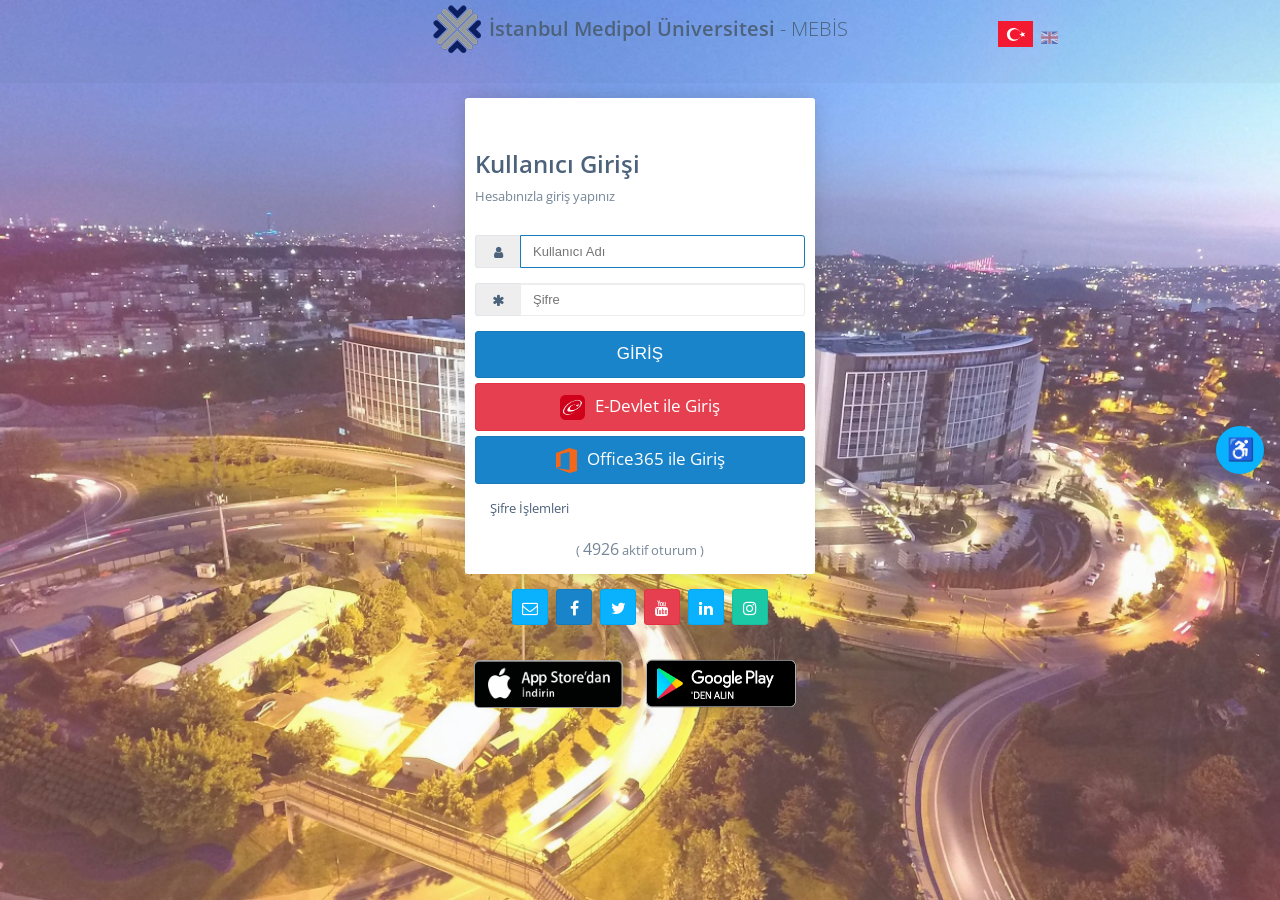
<file: index.html>
<!DOCTYPE html>
<html lang="tr">
<head>
  <meta charset="UTF-8">
  <meta name="viewport" content="width=device-width, initial-scale=1.0">
  <title>MEBİS</title>
  <link rel="preconnect" href="https://fonts.googleapis.com">
  <link rel="preconnect" href="https://fonts.gstatic.com" crossorigin>
  <link rel="stylesheet" href="https://fonts.googleapis.com/css2?family=Open+Sans:wght@300;400;600;700&display=swap">
  <link rel="stylesheet" href="https://cdnjs.cloudflare.com/ajax/libs/font-awesome/4.7.0/css/font-awesome.min.css">
  <link rel="stylesheet" href="css/login.css">
  <style>
    body { margin: 0; background: #ecf0f5; color: #4d627b; }
  </style>
</head>
<body>
  <div id="container" class="cls-container">
    <div id="bg-overlay" style="background-image: url('assets/bg.jpg');"></div>

    <div class="cls-header cls-header-lg">
      <div class="mebis-lang-position pad-top">
        <a class="login-dil" href="#" title="Türkçe">
          <span class="lang-selected"><i class="flag-icon flag-icon-tr"></i></span>
        </a>
        <a class="login-dil" href="#" title="English">
          <span class="lang-selected"><i class="flag-icon flag-icon-gb"></i></span>
        </a>
      </div>
      <div class="cls-brand">
        <a class="box-inline" href="https://www.medipol.edu.tr/" target="_blank" rel="noopener">
          <img alt="MEBİS" src="assets/logo.png" class="brand-icon">
          <span class="brand-title">İstanbul Medipol Üniversitesi <span class="text-thin">- MEBİS</span></span>
        </a>
      </div>
    </div>

    <div class="cls-content">
      <div id="login-panel" class="cls-content-sm panel">
        <div class="panel-body">
          <br>
          <form id="login-form" action="dashboard.html">
            <div class="mar-ver pad-btm">
              <h1 class="h3">Kullanıcı Girişi</h1>
              <p>Hesabınızla giriş yapınız</p>
            </div>

            <div class="form-group">
              <div class="input-group">
                <div class="input-group-addon bg-gray"><i class="fa fa-user"></i></div>
                <input autocomplete="username" autofocus class="form-control" id="KullaniciAdi" name="KullaniciAdi" placeholder="Kullanıcı Adı" type="text" required>
              </div>
            </div>

            <div class="form-group">
              <div class="input-group">
                <div class="input-group-addon bg-gray"><i class="fa fa-asterisk"></i></div>
                <input autocomplete="current-password" class="form-control" id="parola" name="Parola" placeholder="Şifre" type="password" required>
              </div>
            </div>

            <div class="row">
              <button type="submit" class="btn btn-primary btn-lg btn-block">GİRİŞ</button>
              <a href="#" class="btn btn-danger btn-lg btn-block">
                <img src="assets/edevlet.png" alt="" style="height:25px"> E-Devlet ile Giriş
              </a>
              <a href="#" class="btn btn-primary btn-lg btn-block">
                <img src="assets/office365.png" alt="" style="height:25px"> Office365 ile Giriş
              </a>
            </div>
          </form>

          <div class="pad-all">
            <a href="#" class="btn-link mar-rgt">Şifre İşlemleri</a>
          </div>

          <div id="session-progress">
            ( <span class="text-lg">4926</span> aktif oturum )
          </div>
        </div>
      </div>

      <div class="cls-content-sm social-section">
        <div class="pad-all social-buttons">
          <a class="btn btn-info btn-icon fa fa-envelope-o" href="mailto:bilgi@medipol.edu.tr" title="E-Posta Adresi"></a>
          <a class="btn btn-primary btn-icon fa fa-facebook" href="https://www.facebook.com/medipoluniversitesi" target="_blank" rel="noopener" title="Facebook"></a>
          <a class="btn btn-info btn-icon fa fa-twitter" href="https://twitter.com/medipolunv" target="_blank" rel="noopener" title="Twitter"></a>
          <a class="btn btn-danger btn-icon fa fa-youtube" href="https://www.youtube.com/medipoluniversitesi" target="_blank" rel="noopener" title="YouTube"></a>
          <a class="btn btn-info btn-icon fa fa-linkedin" href="https://www.linkedin.com/school/medipoluniversitesi" target="_blank" rel="noopener" title="Linkedin"></a>
          <a class="btn btn-mint btn-icon fa fa-instagram" href="https://www.instagram.com/medipolunv/" target="_blank" rel="noopener" title="Instagram"></a>
        </div>

        <div class="app-buttons">
          <a href="https://apps.apple.com/tr/app/i-stanbul-medipol-%C3%BCniversitesi/id6756066960?l=tr" target="_blank" rel="noopener">
            <img src="assets/appstore.png" width="149" height="48" alt="App Store">
          </a>
          <a href="https://play.google.com/store/apps/details?id=com.medipoledutr.mobileapp" target="_blank" rel="noopener">
            <img src="assets/googleplay.png" width="172" height="71" alt="Google Play">
          </a>
        </div>
      </div>
    </div>
  </div>

  <button class="accessibility-btn" type="button" aria-label="Erişilebilirlik">♿</button>
</body>
</html>
</file>
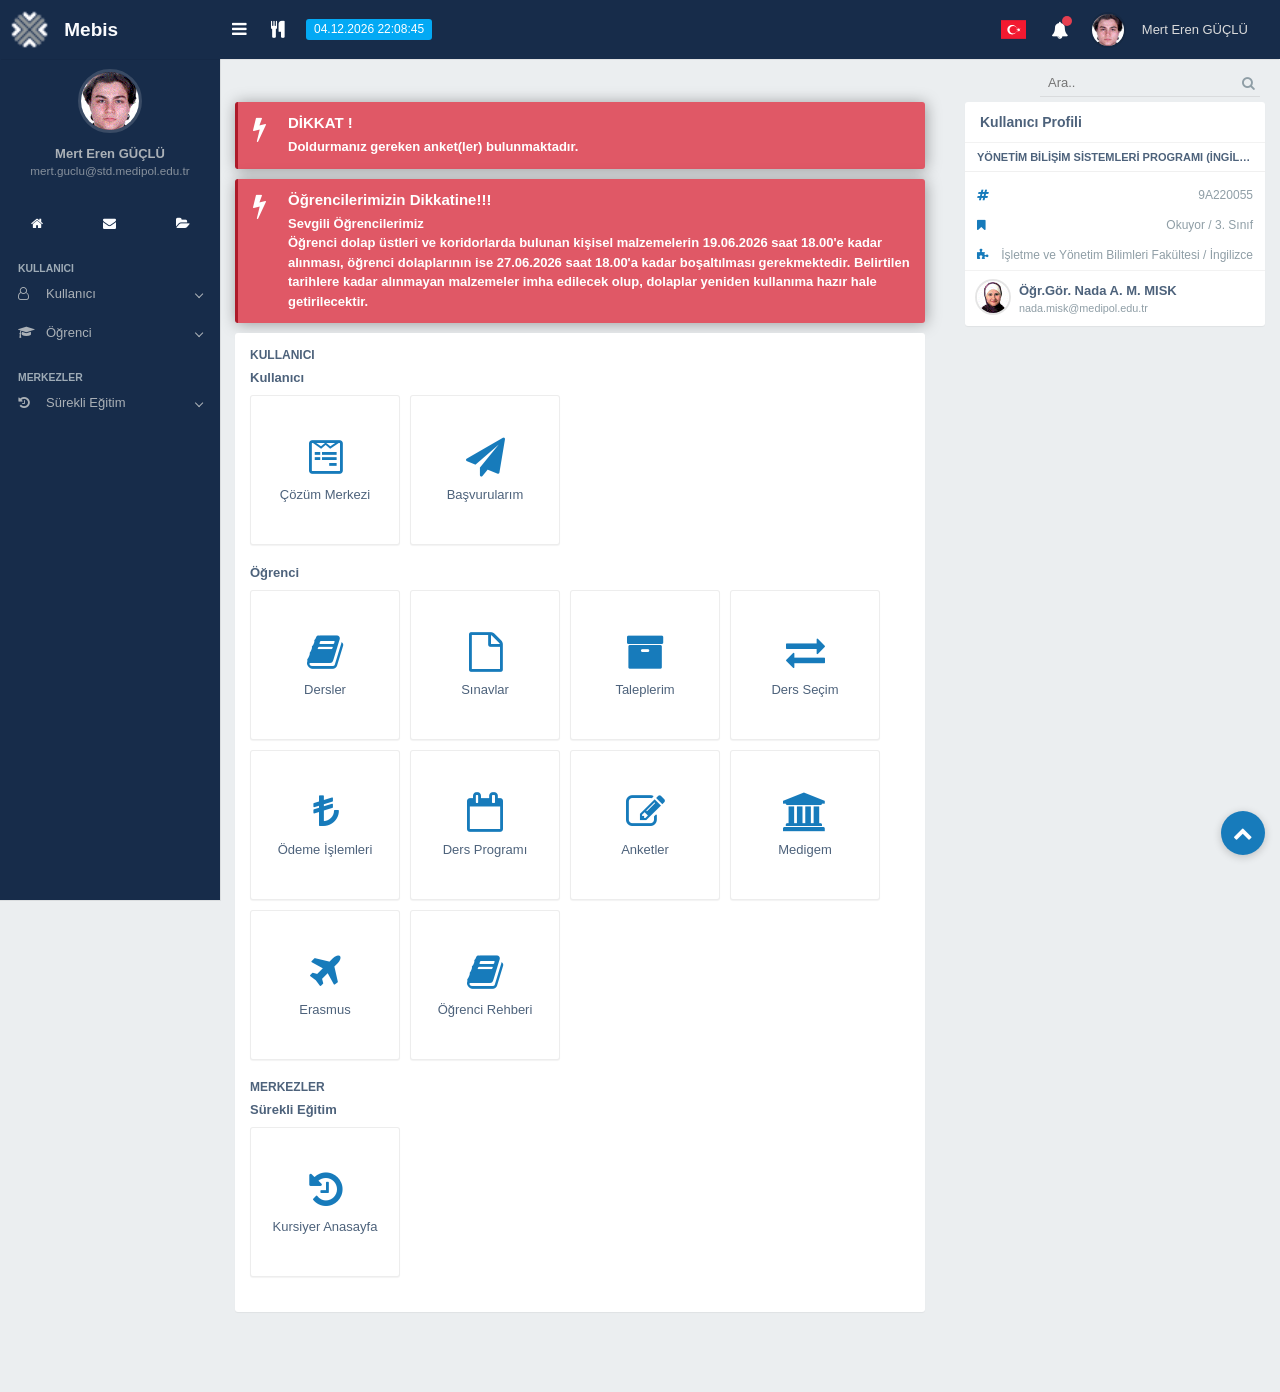
<file: dashboard.html>
<!DOCTYPE html>
<html lang="tr">
<head>
  <meta charset="UTF-8">
  <meta name="viewport" content="width=device-width, initial-scale=1.0">
  <title>Mebis</title>
  <link rel="stylesheet" href="https://cdnjs.cloudflare.com/ajax/libs/font-awesome/4.7.0/css/font-awesome.min.css">
  <link rel="stylesheet" href="css/dashboard.css">
</head>
<body>
  <div id="container" class="effect mainnav-lg mainnav-fixed">
    <header id="navbar">
      <div id="navbar-container">
        <div class="navbar-header">
          <a href="dashboard.html" class="navbar-brand">
            <img src="assets/brand-icon.png" alt="Mebis" class="brand-icon">
            <span class="brand-text">&nbsp;Mebis</span>
          </a>
        </div>

        <div class="navbar-content">
          <div class="navbar-left">
            <ul class="nav navbar-top-links">
              <li class="tgl-menu-btn">
                <a class="mainnav-toggle" href="#"><i class="fa fa-navicon fa-lg"></i></a>
              </li>
              <li>
                <a href="#"><i class="fa fa-cutlery fa-lg"></i></a>
              </li>
            </ul>
            <div id="session-progress">
              <span class="label label-info" id="server-clock">27.06.2026 21:55:16</span>
            </div>
          </div>

          <div class="navbar-right">
            <ul class="nav navbar-top-links">
              <li>
                <a href="#"><span class="flag-icon-tr-nav" title="Türkçe"></span></a>
              </li>
              <li class="bell-wrap">
                <a href="#"><i class="fa fa-bell"></i><span class="badge badge-header badge-danger"></span></a>
              </li>
              <li>
                <a href="#" class="dropdown-user-link">
                  <img class="img-circle img-user media-object" src="assets/profile-nav.png" alt="Mert Eren GÜÇLÜ">
                  <span class="username hidden-xs">Mert Eren GÜÇLÜ</span>
                </a>
              </li>
            </ul>
          </div>
        </div>
      </div>
    </header>

    <div class="boxed">
      <div id="content-container">
        <div id="page-title">
          <h1 class="page-header text-overflow"></h1>
          <div class="searchbox">
            <div class="custom-search-form">
              <input id="txtAra" type="text" class="form-control" placeholder="Ara.." value="">
              <button id="btnAra" type="button"><i class="fa fa-search"></i></button>
            </div>
          </div>
        </div>

        <div id="page-content">
          <div class="fixed-fluid">
            <div class="fixed-lg-300 pull-lg-right">
              <div class="panel panel-bordered profile-panel">
                <div class="panel-heading">
                  <h4 class="panel-title"><a href="#">Kullanıcı Profili</a></h4>
                </div>
                <div class="panel-body-content">
                  <a class="program-link text-uppercase text-overflow" title="Program adı">
                    Yönetim Bilişim Sistemleri Programı (İngilizce)
                  </a>
                  <hr class="mebis-hr">
                  <ul class="list-group text-sm">
                    <li class="list-group-item text-right">
                      <span class="pull-left"><i class="fa fa-hashtag" title="Öğrenci Numarası"></i></span>
                      <span title="Öğrenci Numarası">9A220055</span>
                    </li>
                    <li class="list-group-item text-right">
                      <span class="pull-left"><i class="fa fa-bookmark" title="Kayıt Türü/ Eğitim Dili"></i></span>
                      <span title="Öğrenci Durum/ Eğitim Dili">Okuyor / 3. Sınıf</span>
                    </li>
                    <li class="list-group-item text-right">
                      <span class="pull-left"><i class="fa fa-puzzle-piece" title="Fakülte"></i></span>
                      <span title="Fakülte">İşletme ve Yönetim Bilimleri Fakültesi / İngilizce</span>
                    </li>
                  </ul>
                  <div class="advisor-item">
                    <div class="media-left">
                      <img class="img-circle img-user media-object" src="assets/advisor.png" alt="Profile Picture">
                    </div>
                    <div class="media-body">
                      <p title="Danışman Adı">Öğr.Gör. Nada A. M. MISK</p>
                      <small class="text-muted" title="Danışman Email">nada.misk@medipol.edu.tr</small>
                    </div>
                  </div>
                </div>
              </div>
            </div>

            <div class="fluid">
              <div class="alert-wrap">
                <div class="alert alert-danger" role="alert">
                  <div class="media">
                    <div class="media-left alert-icon"><i class="fa fa-bolt fa-2x"></i></div>
                    <div class="media-body">
                      <h4 class="alert-title">DİKKAT !</h4>
                      <p class="alert-message">Doldurmanız gereken anket(ler) bulunmaktadır.</p>
                    </div>
                  </div>
                </div>
              </div>

              <div class="alert-wrap alert-with-action">
                <div class="alert alert-danger" role="alert">
                  <button class="btn btn-warning" type="button">Tekrar Gösterme</button>
                  <div class="media">
                    <div class="media-left"><i class="fa fa-bolt fa-2x"></i></div>
                    <div class="media-body">
                      <h4 class="alert-title">Öğrencilerimizin Dikkatine!!!</h4>
                      <p>Sevgili Öğrencilerimiz</p>
                      <p>Öğrenci dolap üstleri ve koridorlarda bulunan kişisel malzemelerin <strong>19.06.2026 saat 18.00'e kadar</strong> alınması, öğrenci dolaplarının ise <strong>27.06.2026 saat 18.00'a kadar</strong> boşaltılması gerekmektedir. Belirtilen tarihlere kadar alınmayan malzemeler imha edilecek olup, dolaplar yeniden kullanıma hazır hale getirilecektir.</p>
                    </div>
                  </div>
                </div>
              </div>

              <div class="panel-body-menu" id="divHizliMenuler">
                <div class="menu-section">
                  <p class="section-title">Kullanıcı</p>
                  <p class="section-subtitle">Kullanıcı</p>
                  <div class="hizlimenu-grid">
                    <a class="hizlimenu" href="#"><span class="text-3x"><i class="fa fa-wpforms"></i></span><p>Çözüm Merkezi</p></a>
                    <a class="hizlimenu" href="#"><span class="text-3x"><i class="fa fa-paper-plane"></i></span><p>Başvurularım</p></a>
                  </div>
                </div>

                <div class="menu-section">
                  <p class="section-subtitle">Öğrenci</p>
                  <div class="hizlimenu-grid">
                    <a class="hizlimenu" href="dersler.html"><span class="text-3x"><i class="fa fa-book"></i></span><p>Dersler</p></a>
                    <a class="hizlimenu" href="sinavlar.html"><span class="text-3x"><i class="fa fa-file-o"></i></span><p>Sınavlar</p></a>
                    <a class="hizlimenu" href="#"><span class="text-3x"><i class="fa fa-archive"></i></span><p>Taleplerim</p></a>
                    <a class="hizlimenu" href="#"><span class="text-3x"><i class="fa fa-exchange"></i></span><p>Ders Seçim</p></a>
                    <a class="hizlimenu" href="#"><span class="text-3x"><i class="fa fa-try"></i></span><p>Ödeme İşlemleri</p></a>
                    <a class="hizlimenu" href="#"><span class="text-3x"><i class="fa fa-calendar-o"></i></span><p>Ders Programı</p></a>
                    <a class="hizlimenu" href="#"><span class="text-3x"><i class="fa fa-edit"></i></span><p>Anketler</p></a>
                    <a class="hizlimenu" href="#"><span class="text-3x"><i class="fa fa-institution"></i></span><p>Medigem</p></a>
                    <a class="hizlimenu" href="#"><span class="text-3x"><i class="fa fa-plane"></i></span><p>Erasmus</p></a>
                    <a class="hizlimenu" href="#"><span class="text-3x"><i class="fa fa-book"></i></span><p>Öğrenci Rehberi</p></a>
                  </div>
                </div>

                <div class="menu-section">
                  <p class="section-title">Merkezler</p>
                  <p class="section-subtitle">Sürekli Eğitim</p>
                  <div class="hizlimenu-grid">
                    <a class="hizlimenu" href="#"><span class="text-3x"><i class="fa fa-history"></i></span><p>Kursiyer Anasayfa</p></a>
                  </div>
                </div>
              </div>
            </div>
          </div>
        </div>
      </div>
    </div>

    <nav id="mainnav-container">
      <div id="mainnav">
        <div id="mainnav-profile" class="mainnav-profile">
          <div class="profile-wrap">
            <div class="pad-btm">
              <img class="img-circle img-md img-border" src="assets/profile-sidebar.png" alt="Mert Eren GÜÇLÜ">
            </div>
            <p class="mnp-name">Mert Eren GÜÇLÜ</p>
            <span class="mnp-desc">mert.guclu@std.medipol.edu.tr</span>
          </div>
        </div>

        <div id="mainnav-shortcut">
          <ul class="shortcut-wrap">
            <li>
              <a class="shortcut-grid" href="dashboard.html" title="Anasayfa">
                <div class="icon-wrap-sm icon-circle bg-trans-dark"><i class="fa fa-home"></i></div>
              </a>
            </li>
            <li>
              <a class="shortcut-grid" href="#" title="Mesajlar">
                <div class="icon-wrap-sm icon-circle bg-trans-dark"><i class="fa fa-envelope"></i></div>
              </a>
            </li>
            <li>
              <a class="shortcut-grid" href="#" title="Dosya Gezgini">
                <div class="icon-wrap-sm icon-circle bg-trans-dark"><i class="fa fa-folder-open"></i></div>
              </a>
            </li>
          </ul>
        </div>

        <ul id="mainnav-menu">
          <li class="list-header">Kullanıcı</li>
          <li><a href="#"><i class="fa fa-user-o"></i><span class="menu-title">Kullanıcı</span><i class="arrow"></i></a></li>
          <li><a href="#"><i class="fa fa-graduation-cap"></i><span class="menu-title">Öğrenci</span><i class="arrow"></i></a></li>
          <li class="list-header">Merkezler</li>
          <li><a href="#"><i class="fa fa-history"></i><span class="menu-title">Sürekli Eğitim</span><i class="arrow"></i></a></li>
        </ul>
      </div>
    </nav>
  </div>

  <a class="scroll-top" href="#" aria-label="Yukarı"><i class="fa fa-chevron-up"></i></a>
  <script src="js/dashboard.js"></script>
</body>
</html>
</file>
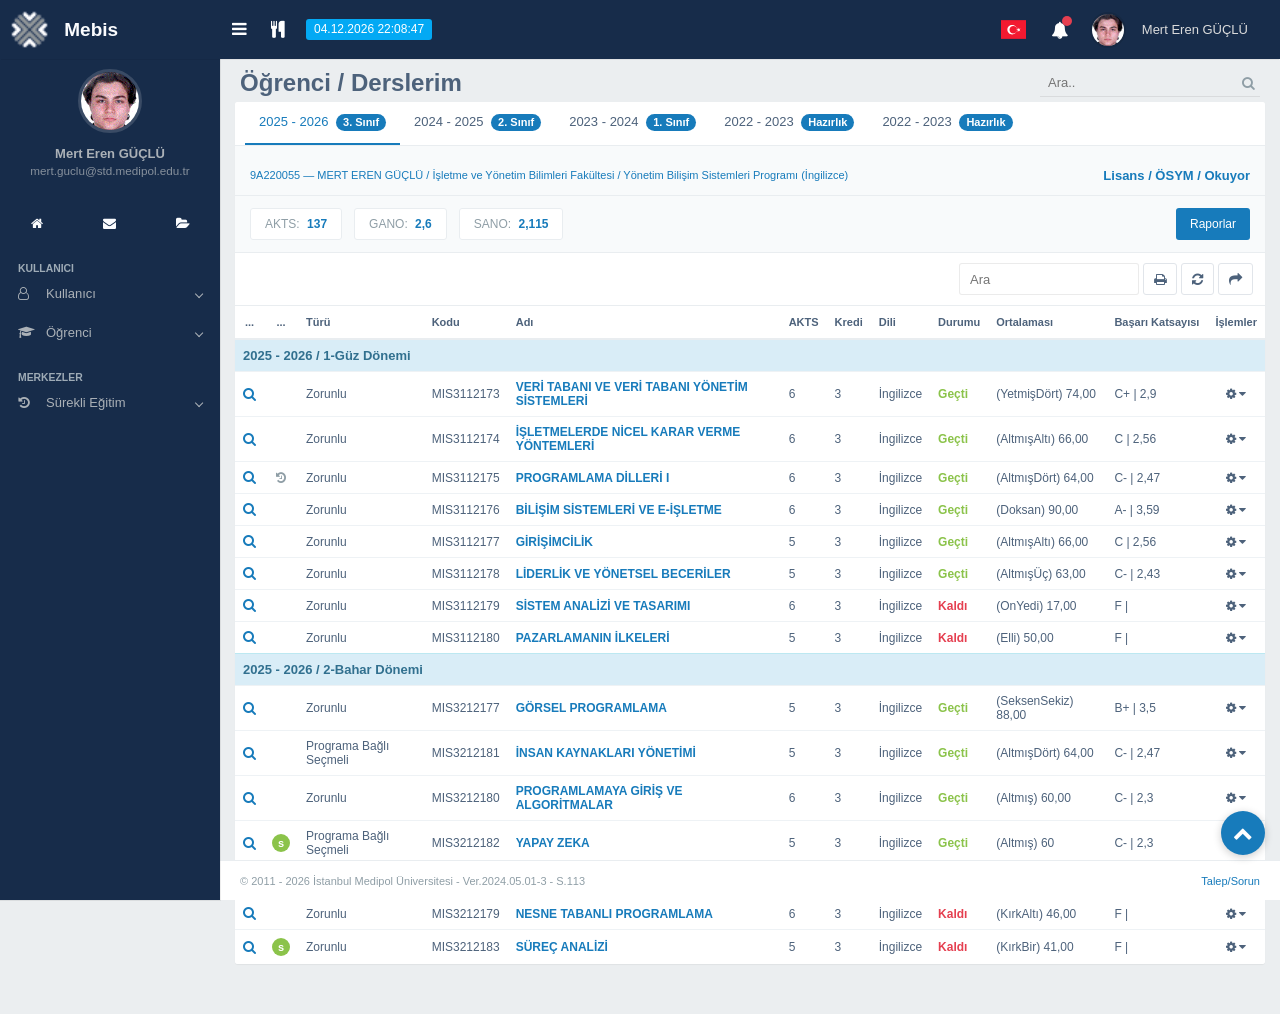
<file: dersler.html>
<!DOCTYPE html>
<html lang="tr">
<head>
  <meta charset="UTF-8">
  <meta name="viewport" content="width=device-width, initial-scale=1.0">
  <title>Mebis - Derslerim</title>
  <link rel="stylesheet" href="https://cdnjs.cloudflare.com/ajax/libs/font-awesome/4.7.0/css/font-awesome.min.css">
  <link rel="stylesheet" href="css/dashboard.css">
  <link rel="stylesheet" href="css/sinavlar.css">
  <link rel="stylesheet" href="css/dersler.css">
</head>
<body>
  <div id="container" class="effect mainnav-lg mainnav-fixed">
    <header id="navbar">
      <div id="navbar-container">
        <div class="navbar-header">
          <a href="dashboard.html" class="navbar-brand">
            <img src="assets/brand-icon.png" alt="Mebis" class="brand-icon">
            <span class="brand-text">&nbsp;Mebis</span>
          </a>
        </div>
        <div class="navbar-content">
          <div class="navbar-left">
            <ul class="nav navbar-top-links">
              <li class="tgl-menu-btn"><a class="mainnav-toggle" href="#"><i class="fa fa-navicon fa-lg"></i></a></li>
              <li><a href="#"><i class="fa fa-cutlery fa-lg"></i></a></li>
            </ul>
            <div id="session-progress"><span class="label label-info" id="server-clock">27.06.2026 22:42:18</span></div>
          </div>
          <div class="navbar-right">
            <ul class="nav navbar-top-links">
              <li><a href="#"><span class="flag-icon-tr-nav" title="Türkçe"></span></a></li>
              <li class="bell-wrap"><a href="#"><i class="fa fa-bell"></i><span class="badge badge-header badge-danger"></span></a></li>
              <li>
                <a href="#" class="dropdown-user-link">
                  <img class="img-circle img-user media-object" src="assets/profile-nav.png" alt="Mert Eren GÜÇLÜ">
                  <span class="username hidden-xs">Mert Eren GÜÇLÜ</span>
                </a>
              </li>
            </ul>
          </div>
        </div>
      </div>
    </header>

    <div class="boxed">
      <div id="content-container" class="has-footer">
        <div id="page-title">
          <h1 class="page-header text-overflow">Öğrenci / Derslerim</h1>
          <div class="searchbox">
            <div class="custom-search-form">
              <input id="txtAra" type="text" placeholder="Ara.." value="">
              <button type="button"><i class="fa fa-search"></i></button>
            </div>
          </div>
        </div>

        <div id="page-content">
          <div class="tab-base">
            <ul class="nav nav-tabs">
              <li class="active"><a href="#">2025 - 2026 <span class="badge">3. Sınıf</span></a></li>
              <li><a href="#">2024 - 2025 <span class="badge">2. Sınıf</span></a></li>
              <li><a href="#">2023 - 2024 <span class="badge">1. Sınıf</span></a></li>
              <li><a href="#">2022 - 2023 <span class="badge">Hazırlık</span></a></li>
              <li><a href="#">2022 - 2023 <span class="badge">Hazırlık</span></a></li>
            </ul>

            <div class="tab-header-info clearfix">
              <p class="status-line">Lisans / ÖSYM / Okuyor</p>
              <p class="student-id-line">9A220055 — MERT EREN GÜÇLÜ / İşletme ve Yönetim Bilimleri Fakültesi / Yönetim Bilişim Sistemleri Programı (İngilizce)</p>
            </div>

            <div class="dersler-stats">
              <div class="stat-box"><span class="label-text">AKTS:</span> <strong id="stat-akts">137</strong></div>
              <div class="stat-box"><span class="label-text">GANO:</span> <strong id="stat-gano">2,6</strong></div>
              <div class="stat-box"><span class="label-text">SANO:</span> <strong id="stat-sano">2,115</strong></div>
              <button class="btn-raporlar" type="button">Raporlar</button>
            </div>

            <div class="table-toolbar">
              <div></div>
              <div class="btn-group">
                <input id="table-search" class="table-search" type="text" placeholder="Ara" value="">
                <button class="btn-default" type="button" title="Yazdır"><i class="fa fa-print"></i></button>
                <button class="btn-default" type="button" title="Yenile"><i class="fa fa-refresh"></i></button>
                <button class="btn-default" type="button" title="Veri Aktarımı"><i class="fa fa-share"></i></button>
              </div>
            </div>

            <div class="mebis-table-wrap">
              <table class="mebis-table dersler-table">
                <thead>
                  <tr>
                    <th class="icon-col">...</th>
                    <th class="icon-col">...</th>
                    <th>Türü</th>
                    <th>Kodu</th>
                    <th>Adı</th>
                    <th>AKTS</th>
                    <th>Kredi</th>
                    <th>Dili</th>
                    <th>Durumu</th>
                    <th>Ortalaması</th>
                    <th>Başarı Katsayısı</th>
                    <th>İşlemler</th>
                  </tr>
                </thead>
                <tbody id="dersler-body"></tbody>
              </table>
            </div>
          </div>
        </div>
      </div>
    </div>

    <footer id="footer">
      <span>© 2011 - 2026 İstanbul Medipol Üniversitesi - Ver.2024.05.01-3 - S.113</span>
      <a href="#">Talep/Sorun</a>
    </footer>

    <nav id="mainnav-container">
      <div id="mainnav">
        <div id="mainnav-profile" class="mainnav-profile">
          <div class="profile-wrap">
            <div class="pad-btm">
              <img class="img-circle img-md img-border" src="assets/profile-sidebar.png" alt="Mert Eren GÜÇLÜ">
            </div>
            <p class="mnp-name">Mert Eren GÜÇLÜ</p>
            <span class="mnp-desc">mert.guclu@std.medipol.edu.tr</span>
          </div>
        </div>
        <div id="mainnav-shortcut">
          <ul class="shortcut-wrap">
            <li><a class="shortcut-grid" href="dashboard.html" title="Anasayfa"><div class="icon-wrap-sm icon-circle bg-trans-dark"><i class="fa fa-home"></i></div></a></li>
            <li><a class="shortcut-grid" href="#" title="Mesajlar"><div class="icon-wrap-sm icon-circle bg-trans-dark"><i class="fa fa-envelope"></i></div></a></li>
            <li><a class="shortcut-grid" href="#" title="Dosya Gezgini"><div class="icon-wrap-sm icon-circle bg-trans-dark"><i class="fa fa-folder-open"></i></div></a></li>
          </ul>
        </div>
        <ul id="mainnav-menu">
          <li class="list-header">Kullanıcı</li>
          <li><a href="#"><i class="fa fa-user-o"></i><span class="menu-title">Kullanıcı</span><i class="arrow"></i></a></li>
          <li><a href="#"><i class="fa fa-graduation-cap"></i><span class="menu-title">Öğrenci</span><i class="arrow"></i></a></li>
          <li class="list-header">Merkezler</li>
          <li><a href="#"><i class="fa fa-history"></i><span class="menu-title">Sürekli Eğitim</span><i class="arrow"></i></a></li>
        </ul>
      </div>
    </nav>
  </div>

  <a class="scroll-top" href="#" aria-label="Yukarı"><i class="fa fa-chevron-up"></i></a>
  <script src="js/dashboard.js"></script>
  <script src="js/dersler.js"></script>
</body>
</html>
</file>
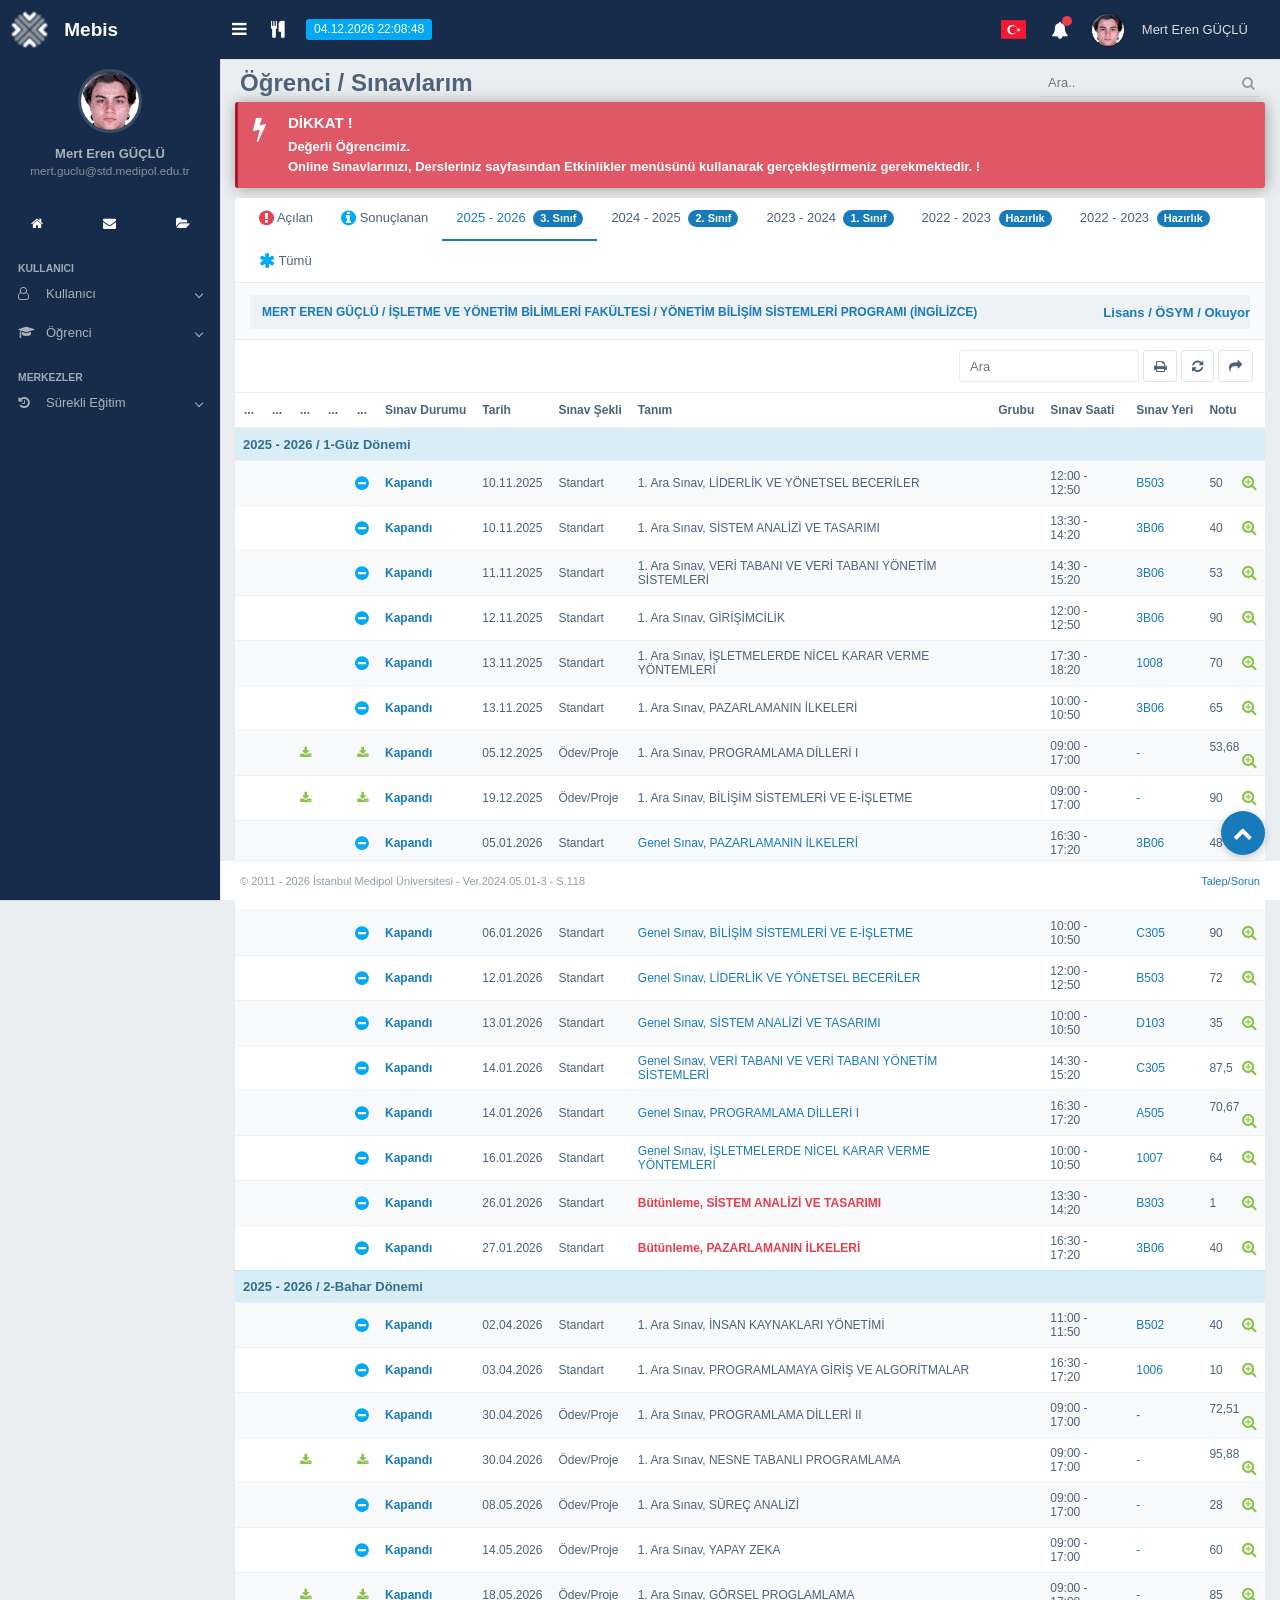
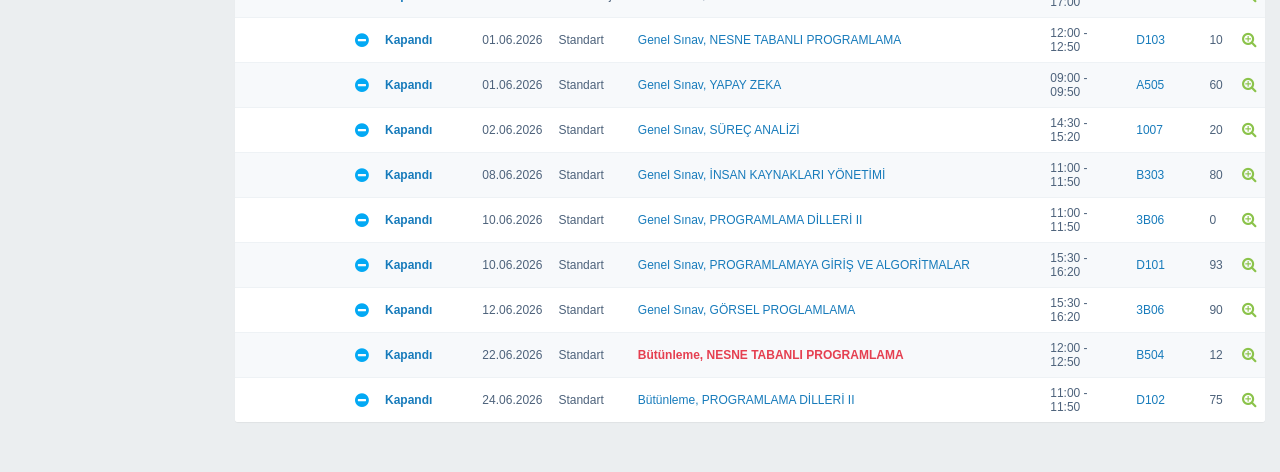
<file: sinavlar.html>
<!DOCTYPE html>
<html lang="tr">
<head>
  <meta charset="UTF-8">
  <meta name="viewport" content="width=device-width, initial-scale=1.0">
  <title>Mebis - Sınavlarım</title>
  <link rel="stylesheet" href="https://cdnjs.cloudflare.com/ajax/libs/font-awesome/4.7.0/css/font-awesome.min.css">
  <link rel="stylesheet" href="css/dashboard.css">
  <link rel="stylesheet" href="css/sinavlar.css">
</head>
<body>
  <div id="container" class="effect mainnav-lg mainnav-fixed">
    <header id="navbar">
      <div id="navbar-container">
        <div class="navbar-header">
          <a href="dashboard.html" class="navbar-brand">
            <img src="assets/brand-icon.png" alt="Mebis" class="brand-icon">
            <span class="brand-text">&nbsp;Mebis</span>
          </a>
        </div>
        <div class="navbar-content">
          <div class="navbar-left">
            <ul class="nav navbar-top-links">
              <li class="tgl-menu-btn"><a class="mainnav-toggle" href="#"><i class="fa fa-navicon fa-lg"></i></a></li>
              <li><a href="#"><i class="fa fa-cutlery fa-lg"></i></a></li>
            </ul>
            <div id="session-progress"><span class="label label-info" id="server-clock">27.06.2026 22:06:04</span></div>
          </div>
          <div class="navbar-right">
            <ul class="nav navbar-top-links">
              <li><a href="#"><span class="flag-icon-tr-nav" title="Türkçe"></span></a></li>
              <li class="bell-wrap"><a href="#"><i class="fa fa-bell"></i><span class="badge badge-header badge-danger"></span></a></li>
              <li>
                <a href="#" class="dropdown-user-link">
                  <img class="img-circle img-user media-object" src="assets/profile-nav.png" alt="Mert Eren GÜÇLÜ">
                  <span class="username hidden-xs">Mert Eren GÜÇLÜ</span>
                </a>
              </li>
            </ul>
          </div>
        </div>
      </div>
    </header>

    <div class="boxed">
      <div id="content-container" class="has-footer">
        <div id="page-title">
          <h1 class="page-header text-overflow">Öğrenci / Sınavlarım</h1>
          <div class="searchbox">
            <div class="custom-search-form">
              <input id="txtAra" type="text" placeholder="Ara.." value="">
              <button type="button"><i class="fa fa-search"></i></button>
            </div>
          </div>
        </div>

        <div id="page-content">
          <div class="alert-wrap">
            <div class="alert alert-danger" role="alert">
              <div class="media">
                <div class="media-left"><i class="fa fa-bolt fa-2x"></i></div>
                <div class="media-body">
                  <h4 class="alert-title">DİKKAT !</h4>
                  <p class="alert-message">Değerli Öğrencimiz.<br> Online Sınavlarınızı, Dersleriniz sayfasından Etkinlikler menüsünü kullanarak gerçekleştirmeniz gerekmektedir. !</p>
                </div>
              </div>
            </div>
          </div>

          <div class="tab-base">
            <ul class="nav nav-tabs">
              <li><a href="#" data-tab="acilan"><span class="fa fa-exclamation-circle text-danger fa-lg"></span> Açılan</a></li>
              <li><a href="#" data-tab="sonuclanan"><span class="fa fa-info-circle text-info fa-lg"></span> Sonuçlanan</a></li>
              <li class="active"><a href="#" data-tab="2025-2026">2025 - 2026 <span class="badge">3. Sınıf</span></a></li>
              <li><a href="#" data-tab="2024-2025">2024 - 2025 <span class="badge">2. Sınıf</span></a></li>
              <li><a href="#" data-tab="2023-2024">2023 - 2024 <span class="badge">1. Sınıf</span></a></li>
              <li><a href="#" data-tab="2022-2023-a">2022 - 2023 <span class="badge">Hazırlık</span></a></li>
              <li><a href="#" data-tab="2022-2023-b">2022 - 2023 <span class="badge">Hazırlık</span></a></li>
              <li><a href="#" data-tab="tumu"><span class="fa fa-asterisk text-info fa-lg"></span> Tümü</a></li>
            </ul>

            <div class="tab-header-info clearfix">
              <p class="status-line">Lisans / ÖSYM / Okuyor</p>
              <p class="student-line">MERT EREN GÜÇLÜ / İşletme ve Yönetim Bilimleri Fakültesi / Yönetim Bilişim Sistemleri Programı (İngilizce)</p>
            </div>

            <div class="table-toolbar">
              <div></div>
              <div class="btn-group">
                <input id="table-search" class="table-search" type="text" placeholder="Ara" value="">
                <button class="btn-default" type="button" title="Yazdır"><i class="fa fa-print"></i></button>
                <button class="btn-default" type="button" title="Yenile"><i class="fa fa-refresh"></i></button>
                <button class="btn-default" type="button" title="Veri Aktarımı"><i class="fa fa-share"></i></button>
              </div>
            </div>

            <div class="mebis-table-wrap">
              <table class="mebis-table">
                <thead>
                  <tr>
                    <th class="icon-col">...</th>
                    <th class="icon-col">...</th>
                    <th class="icon-col">...</th>
                    <th class="icon-col">...</th>
                    <th class="icon-col">...</th>
                    <th>Sınav Durumu</th>
                    <th>Tarih</th>
                    <th>Sınav Şekli</th>
                    <th>Tanım</th>
                    <th>Grubu</th>
                    <th>Sınav Saati</th>
                    <th>Sınav Yeri</th>
                    <th>Notu</th>
                  </tr>
                </thead>
                <tbody id="sinavlar-body"></tbody>
              </table>
            </div>
          </div>
        </div>
      </div>
    </div>

    <footer id="footer">
      <span>© 2011 - 2026 İstanbul Medipol Üniversitesi - Ver.2024.05.01-3 - S.118</span>
      <a href="#">Talep/Sorun</a>
    </footer>

    <nav id="mainnav-container">
      <div id="mainnav">
        <div id="mainnav-profile" class="mainnav-profile">
          <div class="profile-wrap">
            <div class="pad-btm">
              <img class="img-circle img-md img-border" src="assets/profile-sidebar.png" alt="Mert Eren GÜÇLÜ">
            </div>
            <p class="mnp-name">Mert Eren GÜÇLÜ</p>
            <span class="mnp-desc">mert.guclu@std.medipol.edu.tr</span>
          </div>
        </div>
        <div id="mainnav-shortcut">
          <ul class="shortcut-wrap">
            <li><a class="shortcut-grid" href="dashboard.html" title="Anasayfa"><div class="icon-wrap-sm icon-circle bg-trans-dark"><i class="fa fa-home"></i></div></a></li>
            <li><a class="shortcut-grid" href="#" title="Mesajlar"><div class="icon-wrap-sm icon-circle bg-trans-dark"><i class="fa fa-envelope"></i></div></a></li>
            <li><a class="shortcut-grid" href="#" title="Dosya Gezgini"><div class="icon-wrap-sm icon-circle bg-trans-dark"><i class="fa fa-folder-open"></i></div></a></li>
          </ul>
        </div>
        <ul id="mainnav-menu">
          <li class="list-header">Kullanıcı</li>
          <li><a href="#"><i class="fa fa-user-o"></i><span class="menu-title">Kullanıcı</span><i class="arrow"></i></a></li>
          <li><a href="#"><i class="fa fa-graduation-cap"></i><span class="menu-title">Öğrenci</span><i class="arrow"></i></a></li>
          <li class="list-header">Merkezler</li>
          <li><a href="#"><i class="fa fa-history"></i><span class="menu-title">Sürekli Eğitim</span><i class="arrow"></i></a></li>
        </ul>
      </div>
    </nav>
  </div>

  <a class="scroll-top" href="#" aria-label="Yukarı"><i class="fa fa-chevron-up"></i></a>
  <script src="js/dashboard.js"></script>
  <script src="js/sinavlar.js?v=3"></script>
</body>
</html>
</file>
<file: css/login.css>
*,
*::before,
*::after {
  box-sizing: border-box;
}

html,
body {
  min-width: 290px;
  margin: 0;
  font-family: "Open Sans", "Helvetica Neue", Helvetica, Arial, sans-serif;
  font-size: 13px;
  color: #4d627b;
  -webkit-font-smoothing: antialiased;
}

a {
  color: inherit;
  text-decoration: none;
}

#container.cls-container {
  min-height: 100vh;
  position: relative;
  overflow: hidden;
  text-align: center;
  background-color: #ecf0f5;
}

#bg-overlay {
  position: absolute;
  inset: 0;
  opacity: 0.8;
  background-position: center center;
  background-repeat: no-repeat;
  background-attachment: fixed;
  background-size: cover;
}

.cls-header {
  position: relative;
  z-index: 2;
  background-color: rgba(0, 0, 0, 0.03);
}

.cls-header-lg .cls-brand {
  line-height: 60px;
}

.cls-brand {
  display: inline-block;
  padding: 5px 0;
}

.cls-brand .box-inline {
  display: inline-flex;
  align-items: center;
  gap: 8px;
}

.brand-icon {
  height: 48px;
  width: 48px;
}

.brand-title {
  display: inline-block;
  line-height: 22px;
  font-size: 20px;
  font-weight: 600;
  color: #4d627b;
  vertical-align: middle;
}

.text-thin {
  font-weight: 300;
}

.mebis-lang-position {
  position: absolute;
  left: 78%;
  padding-top: 21px;
  display: flex;
  gap: 8px;
  align-items: flex-start;
}

.flag-icon {
  display: inline-block;
  width: 1.33333333em;
  line-height: 1em;
  background-size: contain;
  background-position: 50%;
  background-repeat: no-repeat;
}

.flag-icon-tr {
  width: 2.66em;
  height: 2em;
  background-image: url("../assets/flag-tr.svg");
}

.flag-icon-gb {
  width: 1.33em;
  height: 1em;
  opacity: 0.4;
  margin-top: 10px;
  background-image: url("../assets/flag-gb.svg");
}

.cls-content {
  position: relative;
  z-index: 2;
  padding: 15px 15px 15px;
}

.cls-content-sm {
  width: 350px;
  max-width: 95%;
  margin: 0 auto;
}

.panel {
  background-color: #fff;
  box-shadow: 0 0 20px rgba(0, 0, 0, 0.15);
  border: 0;
  border-radius: 3px;
  text-align: left;
}

.panel-body {
  padding: 15px 10px !important;
}

.mar-ver {
  margin-top: 15px;
  margin-bottom: 15px;
}

.pad-btm {
  padding-bottom: 15px;
}

.pad-all {
  padding: 15px;
}

h1.h3 {
  margin: 20px 0 10px;
  font-size: 24px;
  font-weight: 600;
  line-height: 1.1;
  color: #4d627b;
}

.mar-ver p {
  margin: 0;
  color: #758697;
}

.form-group {
  margin-bottom: 15px;
}

.input-group {
  position: relative;
  display: table;
  width: 100%;
  border-collapse: separate;
}

.input-group-addon,
.form-control {
  display: table-cell;
  vertical-align: middle;
}

.input-group-addon {
  width: 1%;
  min-width: 45px;
  padding: 0 12px !important;
  text-align: center;
  white-space: nowrap;
  background-color: #eee !important;
  border: 1px solid #e1e5ea;
  border-right: 0;
  border-radius: 3px 0 0 3px;
  color: #4d627b;
}

.form-control {
  width: 100%;
  height: 33px;
  padding: 6px 12px;
  font-size: 13px;
  line-height: 1.42857143;
  color: #555;
  background-color: #fff;
  border: 1px solid rgba(0, 0, 0, 0.07);
  border-radius: 0 3px 3px 0;
  box-shadow: inset 0 1px 1px rgba(0, 0, 0, 0.075);
  transition: border-color 0.5s;
}

.form-control:focus {
  outline: 0;
  border-color: #177bbb;
  box-shadow: none;
}

.btn {
  display: inline-block;
  margin-bottom: 0;
  font-weight: 400;
  text-align: center;
  vertical-align: middle;
  cursor: pointer;
  border: 1px solid transparent;
  border-radius: 3px;
  user-select: none;
}

.btn-lg {
  padding: 10px 16px;
  font-size: 17px;
  line-height: 1.44;
}

.btn-block {
  display: block;
  width: 100%;
}

.btn-block + .btn-block {
  margin-top: 5px;
}

.btn-primary {
  background-color: #1984c9;
  border-color: #177bbb !important;
  color: #fff;
}

.btn-primary:hover {
  background-color: #1b90db;
  border-color: #1b90db !important;
  color: #fff;
}

.btn-danger {
  background-color: #e53f50;
  border-color: #e33244 !important;
  color: #fff;
}

.btn-danger:hover {
  background-color: #e75161;
  border-color: #e75161 !important;
  color: #fff;
}

.btn img {
  vertical-align: middle;
  margin-right: 6px;
}

.btn-link {
  background: transparent;
  border: 0;
  color: #4d627b;
  font-weight: 400;
}

.btn-link:hover {
  color: #23527c;
  text-decoration: underline;
}

.mar-rgt {
  margin-right: 15px;
}

#session-progress {
  text-align: center;
  color: #758697;
  margin-top: 8px;
}

.text-lg {
  font-size: 1.2em;
  line-height: 1.25;
}

.social-section {
  background: transparent;
  text-align: center;
}

.social-buttons {
  display: flex;
  justify-content: center;
  gap: 8px;
  flex-wrap: wrap;
}

.btn-icon {
  width: 36px;
  height: 36px;
  padding: 0;
  line-height: 36px;
  font-size: 16px;
  color: #fff !important;
  border-radius: 3px;
}

.btn-info {
  background-color: #0ab1fc;
  border-color: #03a9f4 !important;
}

.btn-mint {
  background-color: #1cc9a7;
  border-color: #1abc9c !important;
}

.app-buttons {
  display: flex;
  justify-content: center;
  align-items: center;
  gap: 12px;
  flex-wrap: wrap;
  margin-top: 8px;
}

.app-buttons img {
  display: block;
}

.accessibility-btn {
  position: fixed;
  right: 16px;
  top: 50%;
  transform: translateY(-50%);
  z-index: 10;
  width: 48px;
  height: 48px;
  border: 0;
  border-radius: 50%;
  background: #0ab1fc;
  color: #fff;
  font-size: 22px;
  cursor: pointer;
  box-shadow: 0 2px 8px rgba(0, 0, 0, 0.2);
}

@media (max-width: 768px) {
  .mebis-lang-position {
    left: auto;
    right: 16px;
  }

  .brand-title {
    font-size: 16px;
  }
}
</file>
<file: css/dashboard.css>
/* MEBİS Dashboard - extracted from original theme */

*,
*::before,
*::after {
  box-sizing: border-box;
}

html,
body {
  min-width: 290px;
  margin: 0;
  font-family: "Open Sans", "Helvetica Neue", Helvetica, Arial, sans-serif;
  font-size: 13px;
  color: #5f5f5f;
  background: #ebeef0;
  -webkit-font-smoothing: antialiased;
}

a {
  color: inherit;
  text-decoration: none;
}

ul {
  list-style: none;
  margin: 0;
  padding: 0;
}

#container {
  min-height: 100vh;
  position: relative;
  overflow: hidden;
}

/* ── Navbar ── */
#navbar {
  position: fixed;
  top: 0;
  left: 0;
  right: 0;
  z-index: 10000;
  height: 59px;
}

#navbar-container {
  background-color: #172c4a;
  box-shadow: 0 2px 0 -1px rgba(0, 0, 0, 0.05);
  height: 59px;
  display: flex;
}

.navbar-header {
  width: 220px;
  flex-shrink: 0;
}

.navbar-brand {
  display: flex;
  align-items: center;
  height: 59px;
  padding: 0 16px 0 0;
  color: #fbfcfe;
  overflow: hidden;
}

.brand-icon {
  width: 59px;
  height: 59px;
  flex-shrink: 0;
}

.brand-text {
  font-size: 19px;
  font-weight: 600;
  white-space: nowrap;
}

.navbar-content {
  flex: 1;
  display: flex;
  align-items: center;
  justify-content: space-between;
  min-width: 0;
  padding-right: 10px;
}

.navbar-left,
.navbar-right {
  display: flex;
  align-items: center;
}

#session-progress {
  margin-left: 10px;
}

.navbar-top-links {
  display: flex;
  align-items: center;
}

.navbar-top-links > li > a {
  display: flex;
  align-items: center;
  height: 59px;
  padding: 0 12px;
  color: #dbdbdb;
}

.navbar-top-links > li > a > i {
  font-size: 17px;
  color: #fff;
}

.navbar-top-links > li > a:hover {
  background-color: #112037;
  color: #b5b5b5;
}

#session-progress .label-info {
  display: inline-block;
  padding: 3px 8px;
  font-size: 12px;
  font-weight: 400;
  background-color: #03a9f4;
  color: #fff;
  border-radius: 3px;
  line-height: 1.2;
}

.username {
  white-space: nowrap;
  margin: 0 10px;
  color: #dbdbdb;
  line-height: 59px;
}

.img-user {
  width: 32px;
  height: 32px;
  border-radius: 50%;
  box-shadow: 0 0 0 2px rgba(0, 0, 0, 0.1);
  object-fit: cover;
}

.dropdown-user-link {
  display: flex !important;
  align-items: center;
  gap: 8px;
}

.badge-header.badge-danger:empty {
  display: inline-block;
  border-radius: 50%;
  min-width: 0;
  padding: 5px;
  background: #e53f50;
  position: absolute;
  right: 8px;
  top: 16px;
}

.bell-wrap {
  position: relative;
}

.flag-icon-tr-nav {
  display: inline-block;
  width: 2em;
  height: 1.5em;
  background: url("../assets/flag-tr.svg") center/contain no-repeat;
}

/* ── Sidebar ── */
#mainnav-container {
  position: fixed;
  top: 0;
  left: 0;
  width: 220px;
  bottom: 0;
  padding-top: 59px;
  z-index: 4000;
  background-color: #172c4a;
  box-shadow: 0 0 0 1px rgba(0, 0, 0, 0.07);
}

#mainnav {
  height: calc(100vh - 59px);
  overflow-y: auto;
}

.mainnav-profile {
  color: #abb1b7;
  text-align: center;
  padding: 10px 20px 12px;
}

.img-md {
  width: 64px;
  height: 64px;
  border-radius: 50%;
  object-fit: cover;
  border: 3px solid rgba(255, 255, 255, 0.15);
}

.mnp-name {
  margin: 10px 0 2px;
  font-size: 1em;
  font-weight: 600;
  color: #abb1b7;
}

.mnp-desc {
  font-size: 0.9em;
  color: #abb1b7;
  opacity: 0.75;
}

#mainnav-shortcut {
  margin: 15px 0 10px;
}

.shortcut-wrap {
  display: flex;
  justify-content: center;
}

.shortcut-wrap li {
  flex: 1;
  text-align: center;
}

.shortcut-grid {
  display: block;
  padding: 8px 0;
}

.icon-wrap-sm {
  width: 1.7em;
  height: 1.7em;
  line-height: 1.7em;
  margin: 0 auto;
  border-radius: 50%;
  color: #fbfcfe;
}

.icon-wrap-sm:hover {
  background-color: #177bbb;
  color: #fff;
}

.list-header {
  font-size: 0.8em;
  font-weight: 700;
  margin-top: 20px;
  padding: 0 18px;
  text-transform: uppercase;
  color: #9eabb6;
}

#mainnav-menu > li > a {
  display: flex;
  align-items: center;
  color: #abb1b7;
  padding: 12px 18px;
  transition: all 0.15s;
}

#mainnav-menu > li > a:hover {
  color: #fbfcfe;
  box-shadow: inset 4px 0 0 0 #54abd9;
}

#mainnav-menu > li > a i:first-child {
  width: 28px;
  text-align: left;
}

#mainnav-menu .arrow {
  margin-left: auto;
  transform: rotate(45deg);
  border: solid #abb1b7;
  border-width: 0 0.1em 0.1em 0;
  display: inline-block;
  padding: 0.2em;
}

/* ── Content ── */
#content-container {
  margin-left: 220px;
  padding-top: 59px;
  padding-bottom: 80px;
  min-height: 100vh;
}

#page-title {
  display: table;
  table-layout: fixed;
  width: 100%;
  padding: 10px 20px 0;
  color: #4d627b;
}

.page-header {
  display: table-cell;
  vertical-align: middle;
  border: 0;
  margin: 0;
  font-size: 1.85em;
  font-weight: 600;
}

.searchbox {
  display: table-cell;
  vertical-align: middle;
  width: 300px;
  text-align: right;
}

.custom-search-form {
  display: flex;
  align-items: center;
  justify-content: flex-end;
  position: relative;
}

.custom-search-form input {
  width: 100%;
  max-width: 220px;
  background: transparent;
  border: none;
  border-bottom: 1px solid rgba(0, 0, 0, 0.08);
  padding: 6px 28px 6px 8px;
  font-size: 13px;
  color: #4d627b;
  outline: none;
}

.custom-search-form input:focus {
  border-bottom-color: #54abd9;
}

.custom-search-form button {
  position: absolute;
  right: 0;
  border: 0;
  background: none;
  color: #8f9ea6;
  padding: 4px 6px;
  cursor: pointer;
}

#page-content {
  padding: 5px 15px 0;
}

.fixed-fluid {
  margin: 0 -10px;
  display: grid;
  grid-template-columns: minmax(0, 1fr) 320px;
  gap: 0 20px;
  align-items: start;
}

.fixed-fluid > .fluid {
  min-width: 0;
  padding: 0 10px;
  grid-column: 1;
  grid-row: 1;
}

.fixed-fluid > .fixed-lg-300 {
  width: 320px;
  padding: 0 10px;
  grid-column: 2;
  grid-row: 1;
}

/* ── Right profile panel ── */
.panel-bordered {
  background: #fff;
  border-radius: 3px;
  box-shadow: 0 1px 1px rgba(0, 0, 0, 0.05);
  margin-bottom: 10px;
}

.panel-heading {
  padding: 12px 15px;
  border-bottom: 1px solid rgba(0, 0, 0, 0.05);
}

.panel-title {
  margin: 0;
  font-size: 14px;
  font-weight: 600;
  color: #4d627b;
}

.panel-title a {
  color: #4d627b;
}

.profile-panel .panel-body-content {
  padding: 0;
}

.text-uppercase {
  text-transform: uppercase;
}

.text-sm {
  font-size: 12px;
}

.text-main {
  color: #4d627b;
}

.text-semibold {
  font-weight: 600;
}

.text-bold {
  font-weight: 700;
}

.text-dark {
  color: #4d627b;
}

.text-primary {
  color: #177bbb;
}

.text-muted {
  color: #8f9ea6;
}

.text-overflow {
  overflow: hidden;
  text-overflow: ellipsis;
  white-space: nowrap;
}

.mebis-hr {
  margin: 8px 0;
  border: 0;
  border-top: 1px solid rgba(0, 0, 0, 0.06);
}

.list-group-item {
  display: flex;
  justify-content: space-between;
  align-items: center;
  padding: 8px 12px;
  border: none;
  background: transparent;
  color: #8f9ea6;
  font-size: 12px;
}

.list-group-item .pull-left {
  color: #177bbb;
}

.media-left {
  float: left;
  margin-right: 10px;
}

.media-body {
  overflow: hidden;
}

.media-body p {
  margin: 0 0 2px;
  font-weight: 600;
  color: #4d627b;
}

.advisor-item {
  display: flex;
  align-items: center;
  padding: 10px 12px;
  border-top: 1px solid rgba(0, 0, 0, 0.05);
}

.program-link {
  display: block;
  padding: 8px 12px 0;
  font-size: 11px;
  font-weight: 700;
  color: #4d627b;
  text-transform: uppercase;
  cursor: pointer;
}

.program-link:hover {
  color: #177bbb;
}

/* ── Alerts ── */
.alert-wrap {
  margin-bottom: 10px;
}

.alert-wrap > .alert {
  margin: 0;
  box-shadow: 1px 1px 15px rgba(0, 0, 0, 0.35);
  border-radius: 3px;
  text-align: left;
}

.alert-danger {
  background-color: #e05866;
  border: none;
  border-left: 3px solid #ad1b2a;
  color: #fff;
  padding: 12px 15px;
}

.alert .media {
  display: flex;
  align-items: flex-start;
  gap: 12px;
}

.alert-icon,
.alert .media-left {
  flex-shrink: 0;
  color: #fff;
  padding-top: 2px;
}

.alert-title {
  margin: 0 0 6px;
  font-size: 15px;
  font-weight: 700;
  color: #fff;
}

.alert-message,
.alert .media-body p {
  margin: 0;
  font-size: 13px;
  line-height: 1.5;
  color: #fff;
}

.alert .media-body strong {
  color: #fff;
}

.btn-warning {
  background-color: #f0ad4e;
  border-color: #eea236;
  color: #fff;
  padding: 5px 10px;
  font-size: 12px;
  border-radius: 3px;
  border: 1px solid transparent;
  cursor: pointer;
  white-space: nowrap;
}

.alert-with-action .media {
  position: relative;
}

.alert-with-action .btn-warning {
  position: absolute;
  top: 0;
  right: 0;
}

/* ── Menu tiles ── */
.panel-body-menu {
  background: #fff;
  border-radius: 3px;
  padding: 15px;
  box-shadow: 0 1px 1px rgba(0, 0, 0, 0.05);
}

.menu-section {
  margin-bottom: 20px;
}

.menu-section > .section-title {
  margin: 0 0 8px;
  font-size: 12px;
  font-weight: 700;
  text-transform: uppercase;
  color: #4d627b;
}

.menu-section > .section-subtitle {
  margin: 0 0 10px;
  font-size: 13px;
  font-weight: 600;
  color: #4d627b;
}

.hizlimenu-grid {
  display: flex;
  flex-wrap: wrap;
  gap: 10px;
}

.hizlimenu {
  display: flex;
  flex-direction: column;
  align-items: center;
  justify-content: center;
  width: 150px;
  height: 150px;
  background: #fff;
  border: 1px solid rgba(0, 0, 0, 0.07);
  border-radius: 3px;
  box-shadow: 0 1px 1px rgba(0, 0, 0, 0.05);
  cursor: pointer;
  transition: box-shadow 0.2s, transform 0.2s;
  padding: 10px;
}

.hizlimenu:hover {
  box-shadow: 0 4px 12px rgba(0, 0, 0, 0.12);
  transform: translateY(-2px);
}

.hizlimenu .text-3x {
  font-size: 3em;
  line-height: 1;
  color: #177bbb;
  font-weight: 300;
}

.hizlimenu p {
  margin: 10px 0 0;
  font-size: 13px;
  text-align: center;
  color: #4d627b;
}

/* ── Scroll top ── */
.scroll-top {
  display: block;
  position: fixed;
  bottom: 45px;
  right: 15px;
  z-index: 999;
  background-color: #177bbb;
  color: #fff;
  padding: 10px;
  font-size: 1.5em;
  border-radius: 50%;
  width: 44px;
  height: 44px;
  line-height: 24px;
  text-align: center;
  cursor: pointer;
  box-shadow: 0 2px 8px rgba(0, 0, 0, 0.2);
  transition: transform 0.15s;
}

.scroll-top:hover {
  transform: scale(1.1);
}

@media (max-width: 1199px) {
  .fixed-fluid {
    grid-template-columns: 1fr;
  }

  .fixed-fluid > .fluid,
  .fixed-fluid > .fixed-lg-300 {
    grid-column: 1;
    grid-row: auto;
    width: 100%;
  }

  .searchbox {
    width: auto;
  }
}

@media (max-width: 768px) {
  #mainnav-container {
    transform: translateX(-100%);
    transition: transform 0.3s;
  }

  #mainnav-container.open {
    transform: translateX(0);
  }

  #content-container,
  .navbar-header {
    margin-left: 0;
    width: auto;
  }

  .navbar-header {
    width: 59px;
    overflow: hidden;
  }

  .brand-text {
    display: none;
  }
}
</file>
<file: css/sinavlar.css>
.page-header {
  font-size: 1.85em;
  font-weight: 600;
  color: #4d627b;
  margin: 0;
}

.tab-base {
  background: #fff;
  border-radius: 3px;
  box-shadow: 0 1px 1px rgba(0, 0, 0, 0.05);
  overflow: hidden;
}

.nav-tabs {
  display: flex;
  flex-wrap: wrap;
  border-bottom: 1px solid #e9edf0;
  padding: 0 10px;
  margin: 0;
  background: #fff;
}

.nav-tabs > li > a {
  display: block;
  padding: 12px 14px;
  color: #4d627b;
  border-bottom: 2px solid transparent;
  white-space: nowrap;
}

.nav-tabs > li.active > a,
.nav-tabs > li > a:hover {
  color: #177bbb;
  border-bottom-color: #177bbb;
  background: transparent;
}

.nav-tabs .badge {
  display: inline-block;
  min-width: 10px;
  padding: 3px 7px;
  font-size: 11px;
  font-weight: 600;
  line-height: 1;
  color: #fff;
  background: #177bbb;
  border-radius: 10px;
  margin-left: 4px;
}

.tab-header-info {
  background: #f8fafb;
  border-bottom: 1px solid #e9edf0;
  padding: 12px 15px 10px;
  overflow: hidden;
}

.tab-header-info .student-line {
  margin: 0;
  font-size: 12px;
  font-weight: 600;
  text-transform: uppercase;
  color: #177bbb;
  background: #eef2f5;
  padding: 10px 12px;
}

.tab-header-info .status-line {
  margin: 0;
  float: right;
  font-weight: 700;
  color: #177bbb;
  padding-top: 10px;
}

.table-toolbar {
  display: flex;
  justify-content: space-between;
  align-items: center;
  padding: 10px 12px;
  border-bottom: 1px solid #e9edf0;
  background: #fff;
}

.table-toolbar .table-search {
  width: 180px;
  height: 32px;
  padding: 6px 10px;
  border: 1px solid rgba(0, 0, 0, 0.08);
  border-radius: 3px;
  font-size: 13px;
}

.table-toolbar .btn-group {
  display: flex;
  gap: 4px;
}

.table-toolbar .btn-default {
  background: #fff;
  border: 1px solid #e1e5ea;
  border-radius: 3px;
  padding: 6px 10px;
  color: #4d627b;
  cursor: pointer;
}

.mebis-table-wrap {
  overflow-x: auto;
  background: #fff;
}

.mebis-table {
  width: 100%;
  border-collapse: collapse;
  font-size: 12px;
}

.mebis-table thead th {
  background: #fff;
  border-bottom: 2px solid #e9edf0;
  padding: 10px 8px;
  text-align: left;
  font-weight: 600;
  color: #4d627b;
  white-space: nowrap;
}

.mebis-table tbody td {
  padding: 8px;
  border-top: 1px solid #eef2f5;
  vertical-align: middle;
  color: #4d627b;
}

.mebis-table tbody tr.active td {
  background: #f7f9fb;
}

.mebis-table tbody tr.group-row td {
  background: #d9edf7;
  color: #31708f;
  font-weight: 700;
  font-size: 13px;
  border-top: 1px solid #bce8f1;
}

.mebis-table .status-closed {
  color: #177bbb;
  font-weight: 600;
}

.mebis-table .status-result {
  color: #e53f50;
  font-weight: 600;
}

.mebis-table .title-final {
  color: #177bbb;
}

.mebis-table .title-but {
  color: #e53f50;
  font-weight: 600;
}

.mebis-table .place-link {
  color: #177bbb;
}

.mebis-table .icon-col {
  width: 28px;
  text-align: center;
}

.text-info {
  color: #03a9f4;
}

.text-danger {
  color: #e53f50;
}

.text-success {
  color: #8bc34a;
}

#footer {
  position: fixed;
  left: 220px;
  right: 0;
  bottom: 0;
  height: 40px;
  background: #fff;
  border-top: 1px solid #e9edf0;
  display: flex;
  align-items: center;
  justify-content: space-between;
  padding: 0 20px;
  font-size: 11px;
  color: #8f9ea6;
  z-index: 100;
}

#footer a {
  color: #177bbb;
}

#content-container.has-footer {
  padding-bottom: 50px;
}

@media (max-width: 768px) {
  #footer {
    left: 0;
  }
}
</file>
<file: css/dersler.css>
.dersler-stats {
  display: flex;
  flex-wrap: wrap;
  gap: 12px;
  padding: 12px 15px;
  background: #f8fafb;
  border-bottom: 1px solid #e9edf0;
}

.stat-box {
  background: #fff;
  border: 1px solid #e9edf0;
  border-radius: 3px;
  padding: 8px 14px;
  font-size: 12px;
  color: #4d627b;
}

.stat-box strong {
  color: #177bbb;
  font-weight: 700;
}

.stat-box .label-text {
  color: #8f9ea6;
  margin-right: 4px;
}

.btn-raporlar {
  margin-left: auto;
  background: #177bbb;
  color: #fff;
  border: none;
  border-radius: 3px;
  padding: 8px 14px;
  font-size: 12px;
  cursor: pointer;
}

.dersler-table .course-name {
  color: #177bbb;
  font-weight: 600;
}

.dersler-table .status-passed {
  color: #8bc34a;
  font-weight: 600;
}

.dersler-table .status-failed {
  color: #e53f50;
  font-weight: 600;
}

.dersler-table .status-absent {
  color: #e53f50;
  font-weight: 600;
}

.supplement-icon {
  display: inline-flex;
  align-items: center;
  justify-content: center;
  width: 18px;
  height: 18px;
  border-radius: 50%;
  background: #8bc34a;
  color: #fff;
  font-size: 11px;
  font-weight: 700;
  font-style: normal;
  cursor: default;
  position: relative;
}

.supplement-icon:hover::after {
  content: attr(data-tooltip);
  position: absolute;
  bottom: calc(100% + 8px);
  left: 50%;
  transform: translateX(-50%);
  background: #333;
  color: #fff;
  padding: 4px 8px;
  border-radius: 3px;
  font-size: 11px;
  font-weight: 400;
  white-space: nowrap;
  z-index: 10;
}

.supplement-icon:hover::before {
  content: "";
  position: absolute;
  bottom: calc(100% + 2px);
  left: 50%;
  transform: translateX(-50%);
  border: 5px solid transparent;
  border-top-color: #333;
  z-index: 10;
}

.history-icon {
  color: #8f9ea6;
}

.gear-col {
  text-align: center;
  color: #8f9ea6;
}

.dersler-table thead th {
  font-size: 11px;
}

.dersler-table tbody td {
  font-size: 12px;
}

.dersler-table .icon-action {
  color: #177bbb;
  font-size: 14px;
}

.student-id-line {
  font-size: 11px;
  color: #177bbb;
  margin-bottom: 4px;
}

.tab-header-info .student-line {
  font-size: 11px;
}
</file>
